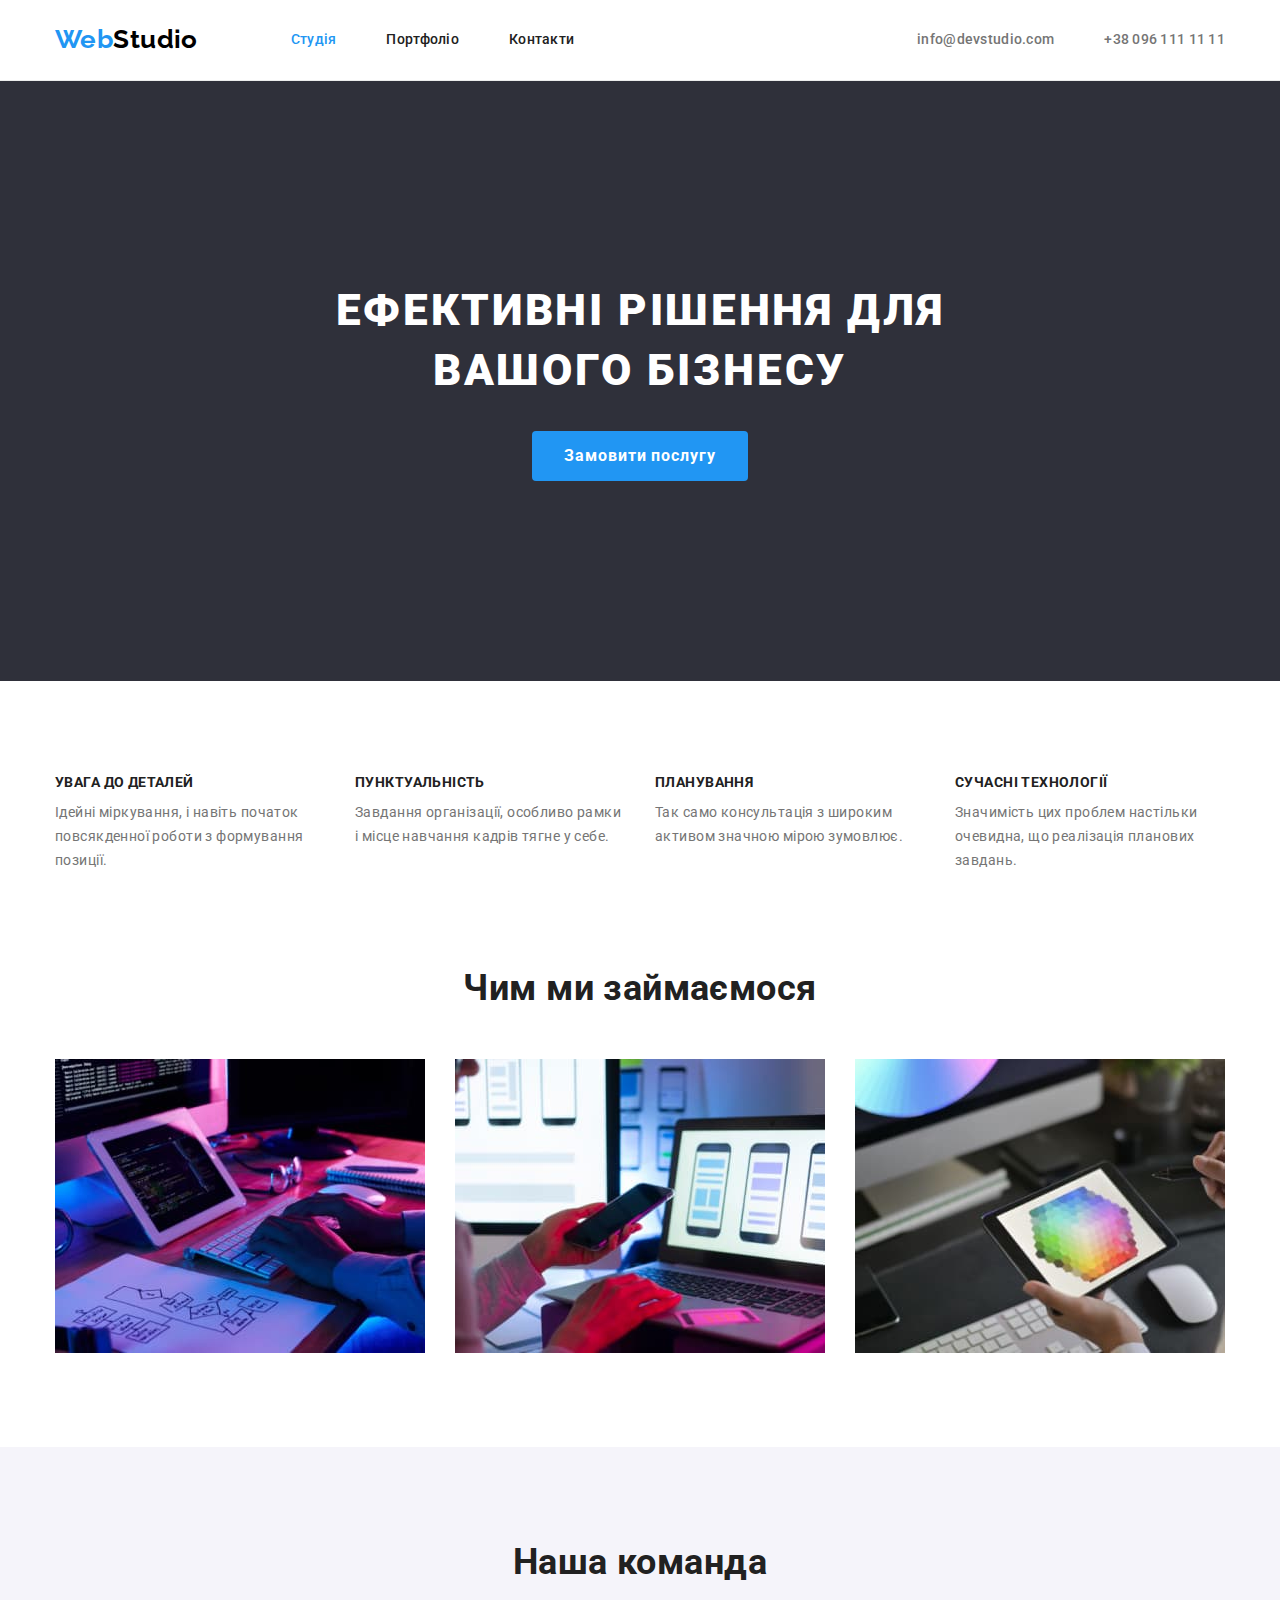
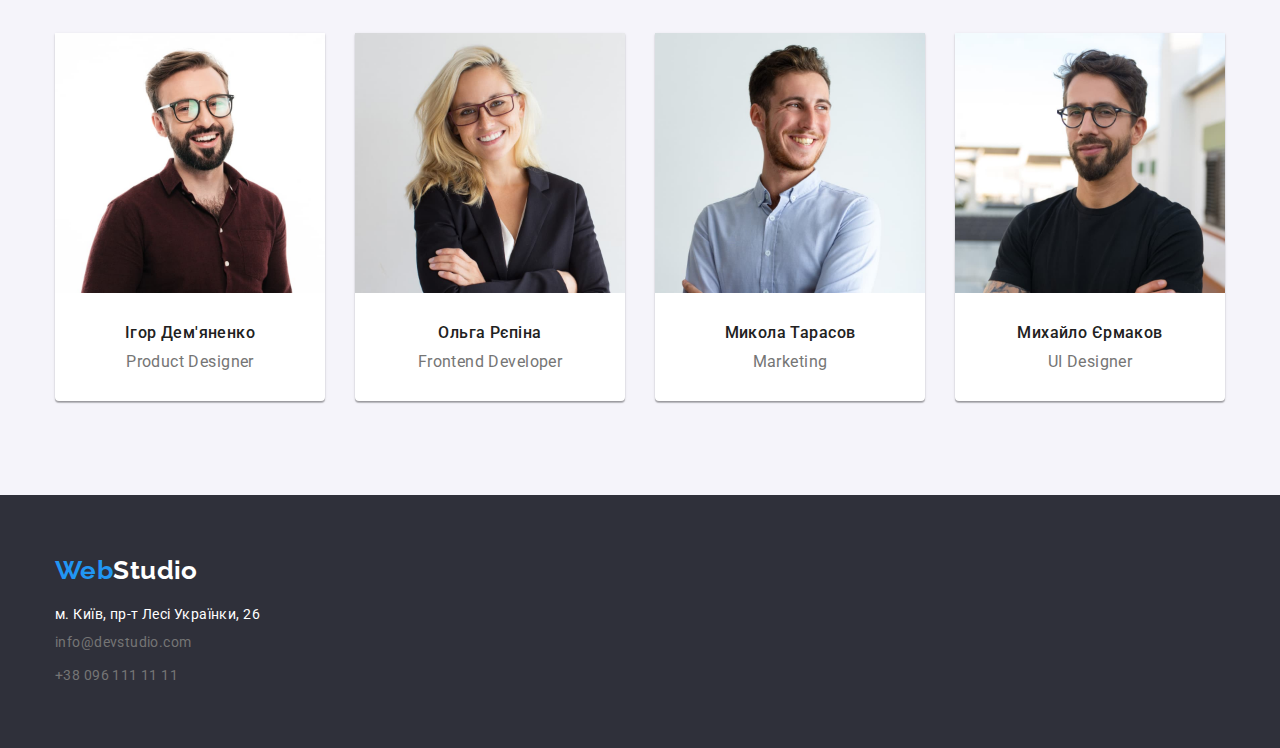
<file: index.html>
<!DOCTYPE html>
<html lang="uk">
<head>
    <meta charset="UTF-8">
    <meta http-equiv="X-UA-Compatible" content="IE=edge">
    <meta name="viewport" content="width=device-width, initial-scale=1.0">
    <title>WebStudio</title>
    <link rel="preconnect" href="https://fonts.googleapis.com">
    <link rel="preconnect" href="https://fonts.gstatic.com" crossorigin>
    <link href="https://fonts.googleapis.com/css2?family=Raleway:wght@700&family=Roboto:wght@400;500;700;900&display=swap"
        rel="stylesheet">
    <link rel="stylesheet" href="https://cdn.jsdelivr.net/npm/modern-normalize@1.1.0/modern-normalize.min.css">
    <link rel="stylesheet" href="./css/styles.css">
</head>
<body>
<!--Шапка сайту-->
    <header class="page-header">
        <div class="container header-container">
        <nav class="site-nav">
        <a href="./index.html" class="logo link">Web<span class="title">Studio</span></a>
        <ul class="navigation-website list">
            <li><a href="./index.html" class="current link">Студія</a></li>
            <li><a href="./portfolio.html" class="link">Портфоліо</a></li>
            <li><a href="./index.html" class="link">Контакти</a></li>
        </ul>
        </nav >
        <ul class="contact list">
            <li><a href="mailto:info@devstudio.com" class="link">info@devstudio.com</a></li>
            <li><a href="tel:+380961111111" class="link">+38 096 111 11 11</a></li>
        </ul>
        </div>
    </header>

    <main>
<!--Герой-->
    <section class="hero">
        <div class="container hero-container">
        <h1 class="hero-title">Ефективні рішення для вашого бізнесу</h1>
        <button type="button" class="button button-hero">Замовити послугу</button>
        </div>
    </section>
<!--Наші переваги-->
    <section class="benefits section">
        <div class="container">
            <h2 class="hidden-title">Наші переваги</h2>
            <ul class="benefits list benefits-container">
                <li>
                    <h3 class="title">Увага до деталей</h3>
                    <p class="text">Ідейні міркування, і навіть початок повсякденної роботи з формування позиції.</p>
                </li>
                <li>
                    <h3 class="title">Пунктуальність</h3>
                    <p class="text">Завдання організації, особливо рамки і місце навчання кадрів тягне у себе.</p>
                </li>
                <li>
                    <h3 class="title">Планування</h3>
                    <p class="text">Так само консультація з широким активом значною мірою зумовлює.</p>
                </li>
                <li>
                    <h3 class="title">Сучасні технології</h3>
                    <p class="text">Значимість цих проблем настільки очевидна, що реалізація планових завдань.</p>
                </li>
            </ul>
        </div>
        
    </section>
<!--Чим займаємося-->
    <section class="work section">
        <div class="container">
            <h2 class="section-title">Чим ми займаємося</h2>
            <ul class="list work-container">
                <li>
                    <img src="./images/work1.jpg" alt="набор тексту" width="370" height="294">
                </li>
                <li>
                    <img src="./images/work2.jpg" alt="мобільні додатки" width="370" height="294">
                </li>
                <li>
                    <img src="./images/work3.jpg" alt="підбір кольорів" width="370" height="294">
                </li>
            </ul>
        </div>
        
    </section>
<!--Наша команда-->
    <section class="team section">
        <div class="container">
            <h2 class="section-title ">Наша команда</h2>
            <ul class="list team-container">
                <li class="member">
                    <img src="./images/igor.jpg" alt="Ігор Дем'яненко" width="270" height="260" class="team-card">
                    <div class="team-card-text"><h3 class="name">Ігор Дем'яненко</h3>
                    <p lang="en" class="text">Product Designer</p>
                </div>
                </li>
                <li class="member">
                    <img src="./images/olga.jpg" alt="Ольга Рєпіна" width="270" height="260" class="team-card">
                    <div class="team-card-text"><h3 class="name">Ольга Рєпіна</h3>
                    <p lang="en" class="text">Frontend Developer</p>
                </div>
                </li>
                <li class="member">
                    <img src="./images/mikola.jpg" alt="Микола Тарасов" width="270" height="260" class="team-card">
                    <div class="team-card-text"><h3 class="name">Микола Тарасов</h3>
                    <p lang="en" class="text">Marketing</p>
                </div>
                </li>
                <li class="member">
                    <img src="./images/mihail.jpg" alt="Михайло Єрмаков" width="270" height="260" class="team-card">
                    <div class="team-card-text"><h3 class="name">Михайло Єрмаков</h3>
                    <p lang="en" class="text">UI Designer</p>
                </div>
                </li>
            </ul>
        </div>
    </section>
    </main>
    
<!--Контакти-->
<footer class="addres-site">
    <div class="container">
        <a href="./index.html" class="logo link">Web<span class="title-f">Studio</span></a>
        <address>
            <ul class="list">
                <li class="contact-footer">
                    <a href="https://goo.gl/maps/huV2Abc8w93VLeY37" class="map link" target="_blank"
                        rel="noreferer noopener nofollow">
                        м. Київ, пр-т Лесі Українки, 26</a>
                </li>
                <li class="auth contact-footer">
                    <a href="mailto:info@devstudio.com" class="link">info@devstudio.com</a>

                </li>
                <li class="auth contact-footer">
                    <a href="tel:+380961111111" class="link">+38 096 111 11 11</a>
                </li>
            </ul>
        </address>
    </div>
</footer>
    
</body>
</html>
</file>
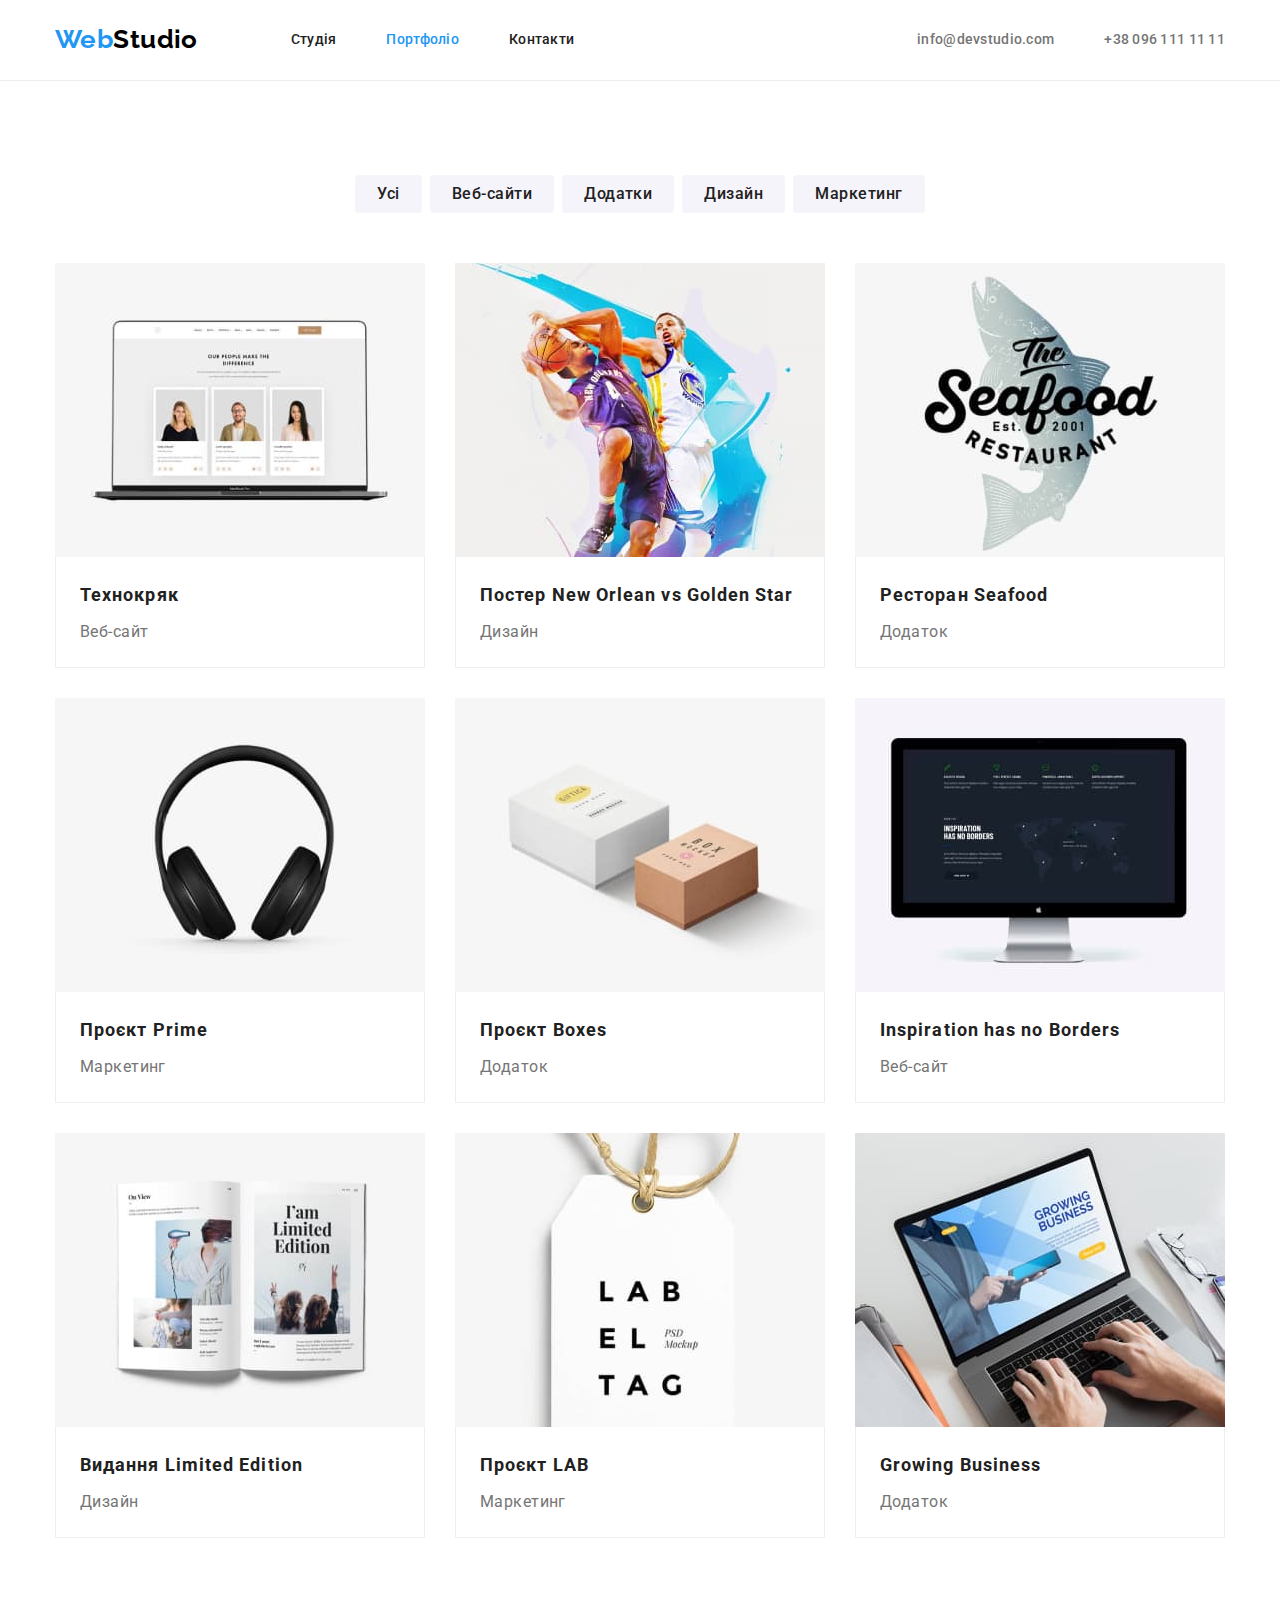
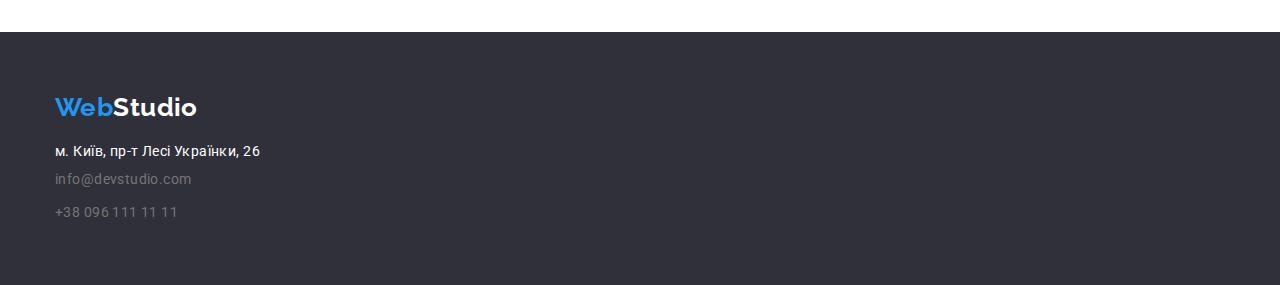
<file: portfolio.html>
<!DOCTYPE html>
<html lang="uk">

<head>
    <meta charset="UTF-8">
    <meta http-equiv="X-UA-Compatible" content="IE=edge">
    <meta name="viewport" content="width=device-width, initial-scale=1.0">
    <title>WebStudio</title>
    <link rel="preconnect" href="https://fonts.googleapis.com">
    <link rel="preconnect" href="https://fonts.gstatic.com" crossorigin>
    <link href="https://fonts.googleapis.com/css2?family=Raleway:wght@700&family=Roboto:wght@400;500;700;900&display=swap"
        rel="stylesheet">
    <link rel="stylesheet" href="https://cdn.jsdelivr.net/npm/modern-normalize@1.1.0/modern-normalize.min.css">
    <link rel="stylesheet" href="./css/styles.css">
</head>

<body>
    <!--Шапка сайту-->
<header class="page-header">
    <div class="container header-container">
        <nav class="site-nav">
            <a href="./index.html" class="logo link">Web<span class="title">Studio</span></a>
            <ul class="navigation-website list">
                <li><a href="./index.html" class="link">Студія</a></li>
                <li><a href="./portfolio.html" class="current link">Портфоліо</a></li>
                <li><a href="./index.html" class="link">Контакти</a></li>
            </ul>
        </nav>
        <ul class="contact list">
            <li><a href="mailto:info@devstudio.com" class="link">info@devstudio.com</a></li>
            <li><a href="tel:+380961111111" class="link">+38 096 111 11 11</a></li>
        </ul>
    </div>
</header>

    <main>
    <section class="project">
        <div class="container">
            <h1 class="hidden-title">Послуги</h1>
        
        <!--Опції-->
        
        <ul class="option list option-container">
            <li>
                <button type="button" class="option button">Усі</button>
            </li>
            <li>
                <button type="button" class="option button">Веб-сайти</button>
            </li>
            <li>
                <button type="button" class="option button">Додатки</button>
            </li>
            <li>
                <button type="button" class="option button">Дизайн</button>
            </li>
            <li>
                <button type="button" class="option button">Маркетинг</button>
            </li>
        </ul>
        
        <!--Проекти-->
        
        <ul class="list project-container">
            <li class="card">
                <a href="" class="link">
                    <img src="./images/project1.jpg" alt="відкритий ноутбук" width="370" height="294">
                    <div class="card-text"><h2 class="title">Технокряк</h2>
                    <p class="text">Веб-сайт</p>
                    </div>
                </a>
            </li>
            <li class="card">
                <a href="" class="link">
                    <img src="./images/project2.jpg" alt="два баскетболіста" width="370" height="294">
                    <div class="card-text"><h2 class="title">Постер <span lang="en">New Orlean vs Golden Star</span></h2>
                    <p class="text">Дизайн</p>
                    </div>
                </a>
            </li>
            <li class="card">
                <a href="" class="link">
                    <img src="./images/project3.jpg" alt="назва ресторану Seafood" width="370" height="294">
                    <div class="card-text"><h2 class="title">Ресторан <span lang="en">Seafood</span></h2>
                    <p class="text">Додаток</p>
                    </div>
                </a>
            </li>
            <li class="card">
                <a href="" class="link">
                    <img src="./images/project4.jpg" alt="навушники" width="370" height="294">
                    <div class="card-text"><h2 class="title">Проєкт <span lang="en">Prime</span></h2>
                    <p class="text">Маркетинг</p>
                    </div>
                </a>
            </li>
            <li class="card">
                <a href="" class="link">
                    <img src="./images/project5.jpg" alt="дві коробки" width="370" height="294">
                    <div class="card-text"><h2 class="title">Проєкт <span lang="en">Boxes</span></h2>
                    <p class="text">Додаток</p>
                    </div>
                </a>
            </li>
            <li class="card">
                <a href="" class="link">
                    <img src="./images/project6.jpg" alt="монітор комп'ютера" width="370" height="294">
                    <div class="card-text"><h2 class="title" lang="en">Inspiration has no Borders</h2>
                    <p class="text">Веб-сайт</p>
                    </div>
                </a>
            </li>
            <li class="card">
                <a href="" class="link">
                    <img src="./images/project7.jpg" alt="розгорнутий журнал" width="370" height="294">
                    <div class="card-text"><h2 class="title">Видання <span lang="en">Limited Edition</span></h2>
                    <p class="text">Дизайн</p>
                    </div>
                </a>
            </li>
            <li class="card">
                <a href="" class="link">
                    <img src="./images/project8.jpg" alt="біла етікетка" width="370" height="294">
                    <div class="card-text"><h2 class="title">Проєкт <span lang="en">LAB</span></h2>
                    <p class="text">Маркетинг</p>
                    </div>
                </a>
            </li>
            <li class="card">
                <a href="" class="link">
                    <img src="./images/project9.jpg" alt="дві руки друкують на ноутбуку" width="370" height="294">
                    <div class="card-text"><h2 lang="en" class="title">Growing Business</h2>
                    <p class="text">Додаток</p>
                    </div>
                </a>
            </li>
        </ul>
    </div>
        
    </section>
        
    </main>

<!--Контакти-->
<footer class="addres-site">
    <div class="container">
        <a href="./index.html" class="logo link">Web<span class="title-f">Studio</span></a>
        <address>
            <ul class="list">
                <li class="contact-footer">
                    <a href="https://goo.gl/maps/huV2Abc8w93VLeY37" class="map link" target="_blank"
                        rel="noreferer noopener nofollow">
                        м. Київ, пр-т Лесі Українки, 26</a>
                </li>
                <li class="auth contact-footer">
                    <a href="mailto:info@devstudio.com" class="link">info@devstudio.com</a>

                </li>
                <li class="auth contact-footer">
                    <a href="tel:+380961111111" class="link">+38 096 111 11 11</a>
                </li>
            </ul>
        </address>
    </div>
</footer>

</body>

</html>
</file>
<file: css/styles.css>
:root{
  --title-color:#212121;
  --text-color:#757575;
  --chenj-color:#2196F3;
  --mane-color:#FFFFFF;
  --section-bg-color:#F5F5F5;
  --footer-bg-color:#2F303A;
  --section-bg-color:#F5F4FA;
  --card-bg-color:#EEEEEE;
  --blac-color:#000000;
}

.list{
    list-style: none;
    padding-left: 0;
    margin: 0;
}

img{
    display: block;
    max-width: 100%;
    height: auto;
}

.link{
    text-decoration: none;
}

h1,h2,h3,h4,p{
    margin: 0;
}

 ul,ol{
    margin-top: 0;
    margin-bottom: 0;
    padding-left: 0;
 }

button{
    cursor: pointer;
 }

body{
    background-color: var(--mane-color);
    color: var(--text-color);
    font-family: Roboto, sans-serif;
    letter-spacing: 0.03em;
    font-size: 14px;
}

.container {
    width: 1200px;
    padding-left: 15px;
    padding-right: 15px;
    margin-right: auto;
    margin-left: auto;
}

.section{
    padding-top: 94px;
    padding-bottom: 94px;
}

/* ============= Шапка сайту ============= */

.page-header{
    padding-top: 24px;
    padding-bottom: 25px;
    border-bottom: 1px solid #ececec;
    text-align: center;
}

.header-container{
    display: flex;
    align-items: center;
}

.site-nav{
    display: flex;
    align-items: center;
}

.navigation-website {
    display: flex;
    column-gap: 50px;
}

.logo{
    margin-right: 93px;
    color: var(--chenj-color);
    font-family: 'Raleway';
    font-weight: 700;
    font-size: 26px;
    line-height: 1.19;
}

.logo .title{
    color: var(--blac-color);
}

.logo .title-f{
    color: var(--mane-color);
}

.navigation-website a{
    color: var(--title-color); 
    padding-top: 32px;
    padding-bottom: 32px;
    
} 

.contact a{
    color: var(--text-color);
}

.contact{
    display: flex;
    margin-left: auto;
    column-gap: 50px;
}

.navigation-website a:hover,
.navigation-website a:focus,
.contact a:hover,
.contact a:focus{
    color: var(--chenj-color);
}

.navigation-website a,
.contact{
    font-weight: 500;
    line-height: 1.71;
    letter-spacing: 0.02em
}

.navigation-website .current{
    color: var(--chenj-color);
}

/* ===== Герой ===== */

.hero{
    background-color: var(--footer-bg-color);
    padding-top: 200px;
    padding-bottom: 200px;
}

.hero-container{
    text-align: center;
}

.hero-title{
    color: var(--mane-color);
    width: 694px;
    margin-bottom: 30px;
    margin-left: auto;
    margin-right: auto;
       
    font-weight: 900;
    font-size: 44px;
    line-height: 1.36;
    text-align: center;
    letter-spacing: 0.06em;
    text-transform: uppercase;
}

.button-hero{
    display: block;
}

.button{
    color: var(--mane-color);
    background-color: var(--chenj-color);
    border: none;
    border-radius: 4px;
    font-family: Roboto, sans-serif;
    font-weight: 700;
    font-size: 16px;
    line-height: 1.88;
    display: inline-block;
    align-items: center;
    text-align: center;
    letter-spacing: 0.06em;
    margin: auto;
    cursor: pointer;
}

.button-hero{
    min-width: 216px;
    padding: 10px 32px;
}

/* ============= Секції ============ */

/* ===== Наші переваги ===== */

.benefits-container{
    display: flex;
    flex-wrap: wrap;
    column-gap: 30px;
}

.hidden-title{
    position: absolute;
    white-space: nowrap;
    width: 1px;
    height: 1px;
    overflow: hidden;
    border: 0;
    padding: 0;
    clip: rect(0 0 0 0);
    clip-path: inset(50%);
    margin: -1px;
}

.benefits li{
    width: 270px;
    height: 98px;
}

.benefits .title{
    color: var(--title-color);
    margin-bottom: 10px;

    font-weight: 700;
    font-size: 14px;
    line-height: 1.14;
    text-transform: uppercase;
}

.benefits .text{
    font-weight: 400;
    line-height: 1.71;
}

/* ===== Чим ми займаємся =====  */

.work{
    padding-top: 0;  
}

.work-container {
    display: flex;
    flex-wrap: wrap;
    column-gap: 30px;
}

.section-title{
    color: var(--title-color);

    font-weight: 700;
    font-size: 36px;
    line-height: 1.17;
    text-align: center;
}

/* ===== Наша команда ===== */

.team{
    background-color: var(--section-bg-color);
}

.team-container{
    display: flex;
    flex-wrap: wrap;
    column-gap: 30px;
}

.team-card-text{
    padding: 30px 0px;
    text-align: center;
}

.section-title{
    margin-bottom: 50px;
}

.team .name{
    color: var(--title-color);
    margin-bottom: 10px;

    font-weight: 500;
    font-size: 16px;
    line-height: 1.19;
    text-align: center;
}

.team .text{
    font-size: 16px;
    line-height: 1.19;
    text-align: center;
}

.member{
    background-color: var(--mane-color);
    box-shadow: 0px 1px 3px rgba(0, 0, 0, 0.12), 0px 1px 1px rgba(0, 0, 0, 0.14), 0px 2px 1px rgba(0, 0, 0, 0.2);
    border-radius: 0px 0px 4px 4px;
}

/* ============= Контакти ============= */

.auth{
    color: rgba(255,255,255,60%);

    font-weight: 400;
    line-height: 1.71;
    letter-spacing: 0.03em;
}

address{
    margin-top: 20px;
}

.contact-footer:not(:last-child){
    margin-bottom: 9px;
}

.contact-footer a:hover,
.contact-footer a:focus{
    color: var(--chenj-color);
}

.contact-footer .link{
    color: var(--text-color);
}

.contact-footer .map{
    color: var(--mane-color);
}

address {
    font-style: normal;
}

.addres-site{
    background-color: var(--footer-bg-color);
    padding-top: 60px;
    padding-bottom: 60px;
    }

 /* ===== Опції портфоліо ===== */

 .project{
    padding-top: 94px;
    padding-bottom: 94px;
 }

 .option-container{
    display: flex;
    flex-wrap: wrap;
    column-gap: 8px;
    justify-content: center;
    margin-bottom: 50px;
 }

 .project-container{
    display: flex;
    flex-wrap: wrap;
    column-gap: 30px;
    row-gap: 30px;
 }

.option.button{
    color: var(--title-color);
    background-color: var(--section-bg-color);
    padding: 6px 22px;

    font-family: inherit;
    font-weight: 500;
    font-size: 16px;
    line-height: 1.62;
    letter-spacing: 0.03em;
}

.option.button:hover,
.option.button:focus{
    color: var(--mane-color);
    background-color: var(--chenj-color);
}

/* ===== Проекти портфоліо ===== */

.card .title{
    color: var(--title-color);

    font-weight: 700;
    font-size: 18px;
    line-height: 2;
    letter-spacing: 0.06em;
    margin-bottom: 4px;
}

.card .text{
    color: var(--text-color);

    font-weight: 400;
    font-size: 16px;
    line-height: 1.88;
}

.card-text{
    padding: 20px 24px;
    border: 1px solid var(--card-bg-color);
    border-top: none;
}
</file>
